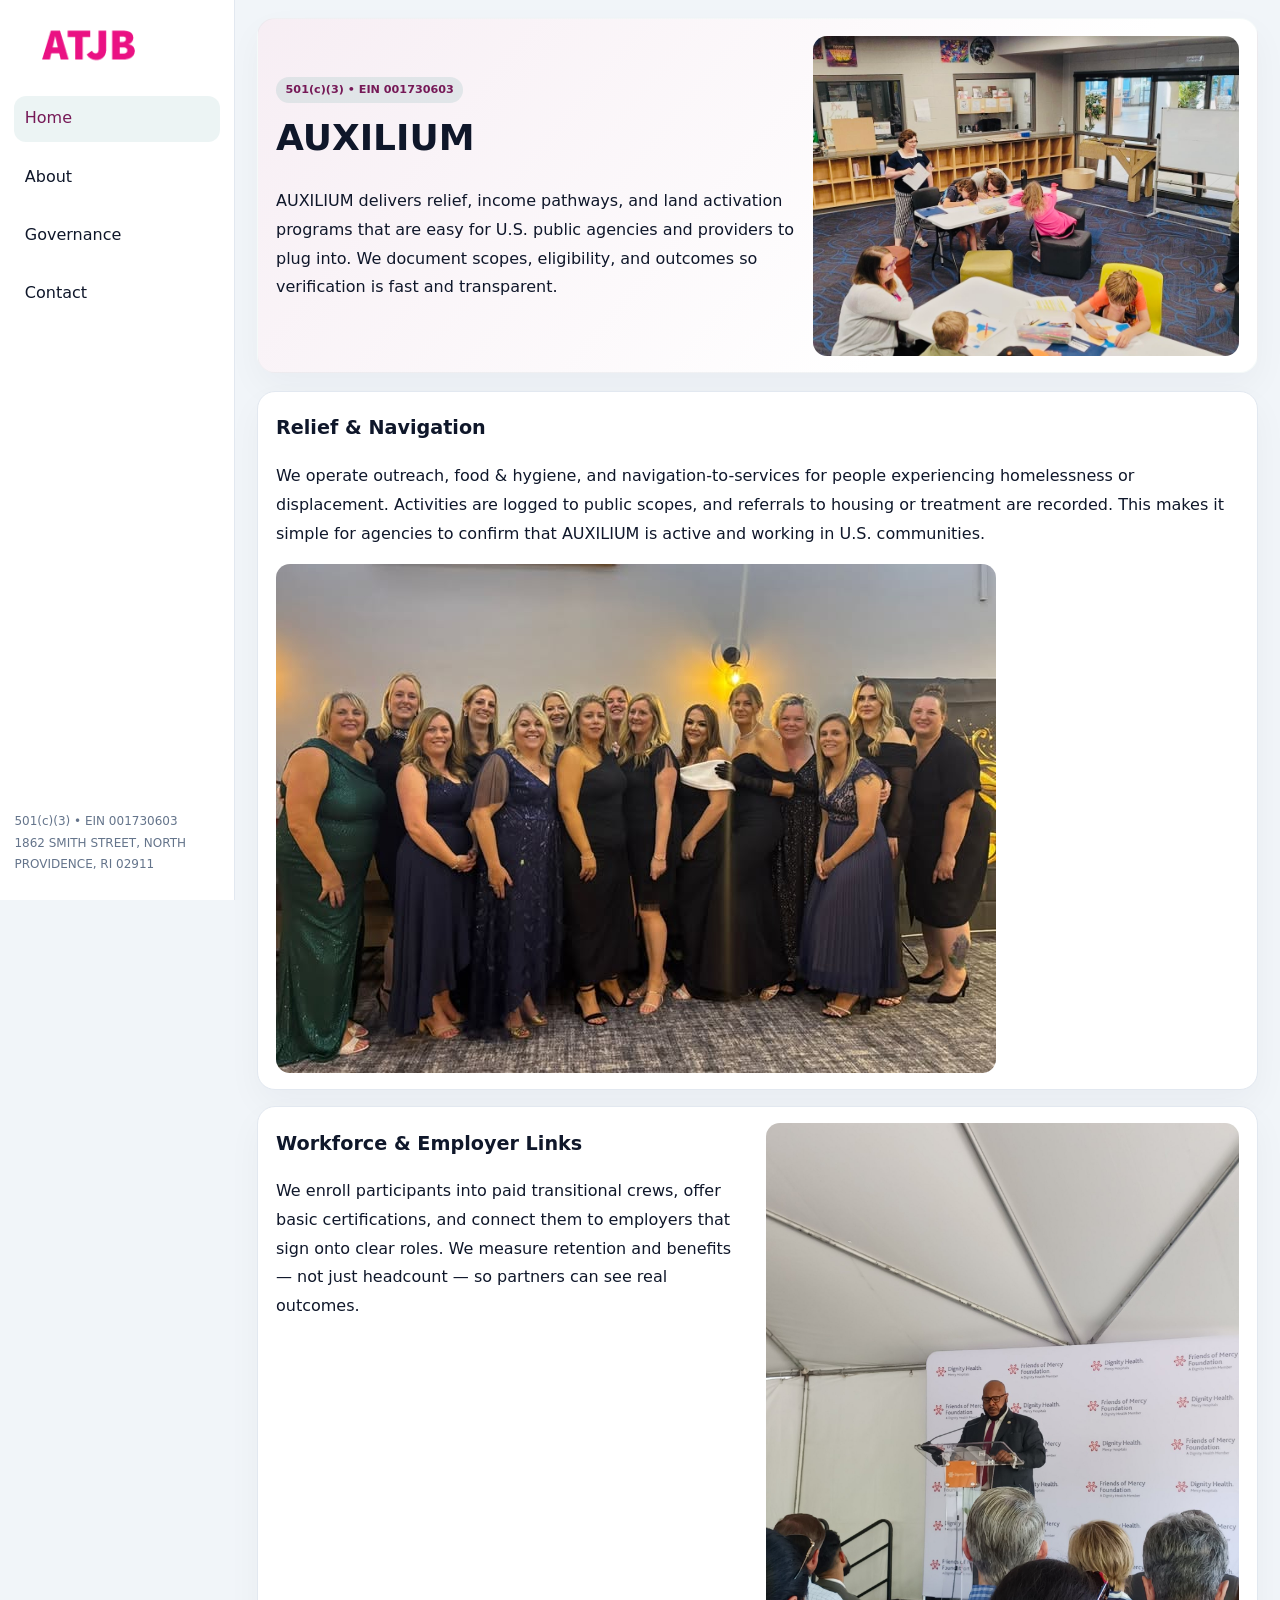
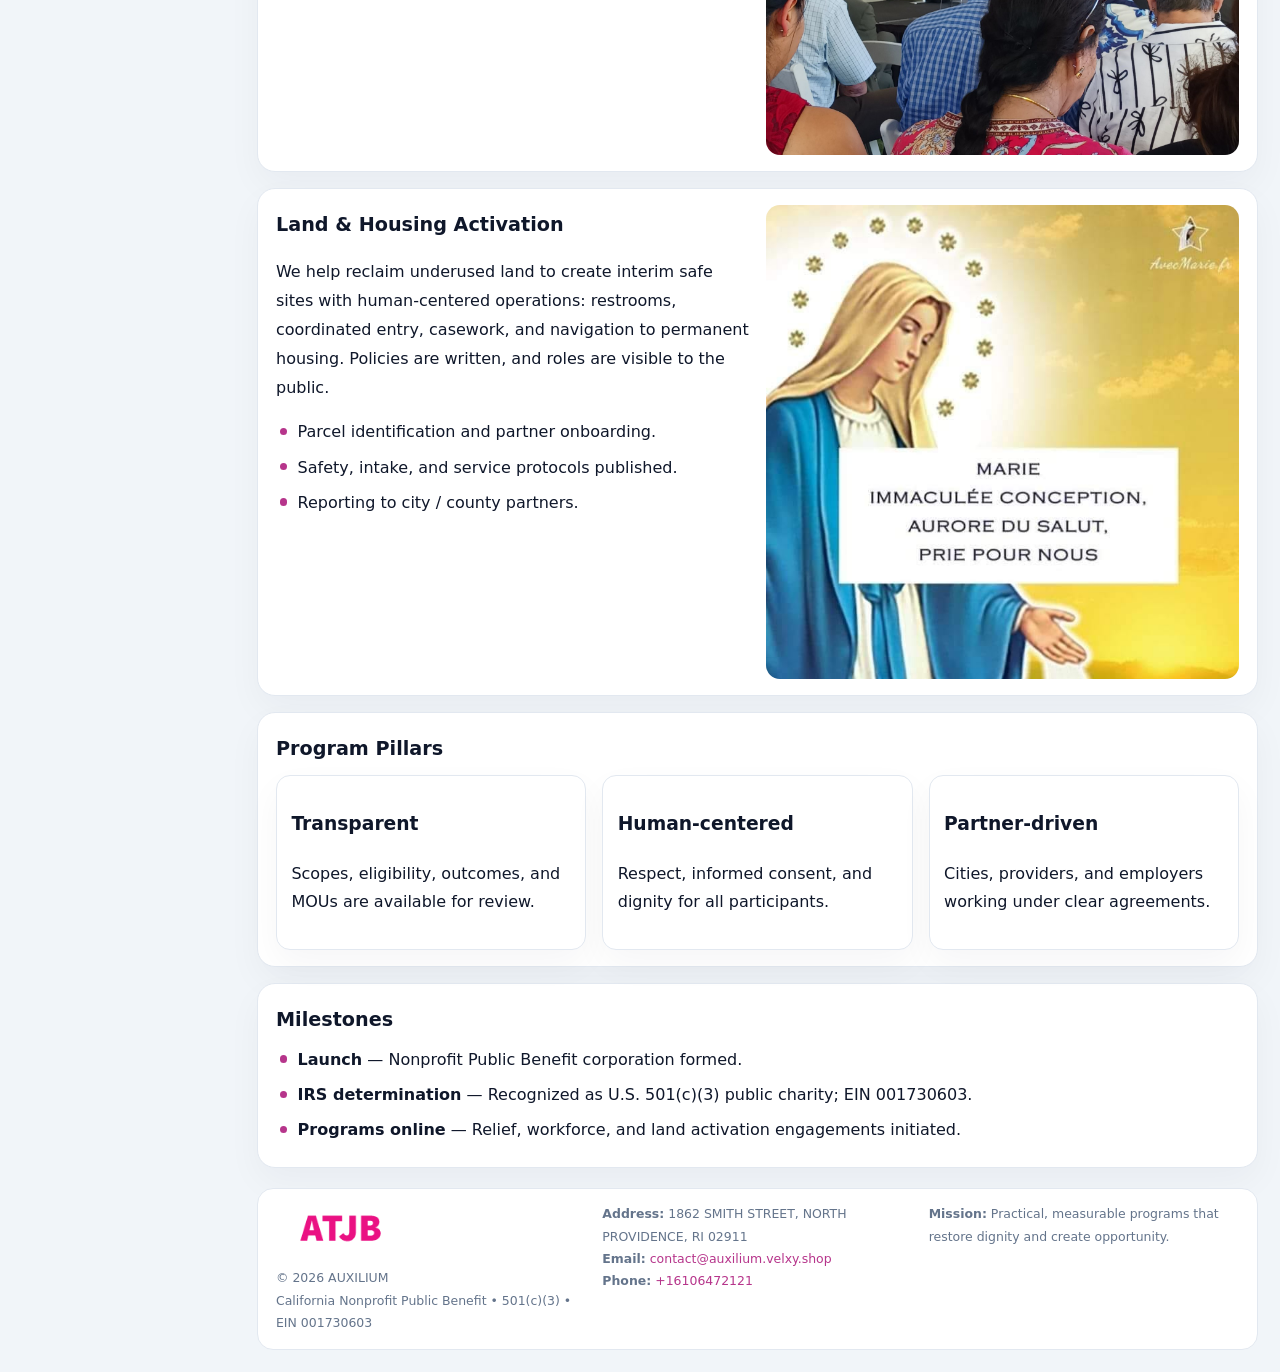
<file: index.html>
<!doctype html><html lang="en"><head>
<meta charset="utf-8">
<meta name="viewport" content="width=device-width,initial-scale=1">
<title>AUXILIUM – Nonprofit • 2025</title>
<link rel="stylesheet" href="assets/styles.css">
<link rel="icon" href="images/logo.png">
<meta name="data-ein" content="001730603">
<meta name="data-name" content="AUXILIUM">
<meta name="data-email" content="contact@auxilium.velxy.shop">
<meta name="data-phone" content="+16042596566">
<meta name="data-address" content="1862 SMITH STREET,
NORTH PROVIDENCE, RI 02911">
<meta name="data-map" content="1862+SMITH+STREET,+NORTH+PROVIDENCE,+RI+02911">
  <meta name="description" content="Our nonprofit strengthens the community with programs focused on community services, education, and direct relief.">
<meta name="facebook-domain-verification" content="qdzekibv0akyovsrll4zrc770phahg" />
</head><body>
<div style="position:absolute;left:-9999px;top:-9999px;opacity:0" data-uniq="{{UNIQUE_BLOB}}">
  <span>Our nonprofit strengthens the community with programs focused on community services, education, and direct relief.</span><svg width="12" height="12" viewBox="0 0 12 12" xmlns="http://www.w3.org/2000/svg"><circle cx="6" cy="6" r="5" fill="#2b6cb0"/></svg><img src="images/hero.jpg" width="1" height="1" alt="" loading="lazy"/>
</div>

<div class="layout">
  <aside>
    <div class="cdedb739ca0"><a href="index.html"><img src="images/logo.png" alt="AUXILIUM"></a></div>
    <a class="navlink active" href="index.html">Home</a>
    <a class="navlink" href="about.html">About</a>
    <a class="navlink" href="governance.html">Governance</a>
    <a class="navlink" href="contact.html">Contact</a>
    <div class="info">
      501(c)(3) • EIN 001730603<br>
      1862 SMITH STREET,
NORTH PROVIDENCE, RI 02911
    </div>
  </aside>

  <main>
    <section class="c85162354a4">
      <div>
        <span class="c8c8a466138">501(c)(3) • EIN 001730603</span>
        <h1>AUXILIUM</h1>
        <p class="cd0c29a6609">AUXILIUM delivers relief, income pathways, and land activation programs that are easy for U.S. public agencies and providers to plug into. We document scopes, eligibility, and outcomes so verification is fast and transparent.</p>
      </div>
      <img src="images/hero.jpg" alt="Community program">
    </section>

    <section class="section">
      <div class="block">
        <h2>Relief & Navigation</h2>
        <p>We operate outreach, food & hygiene, and navigation-to-services for people experiencing homelessness or displacement. Activities are logged to public scopes, and referrals to housing or treatment are recorded. This makes it simple for agencies to confirm that AUXILIUM is active and working in U.S. communities.</p>
        <img src="images/relief.jpg" alt="Relief" style="margin-top:.8rem">
      </div>

      <div class="block two-col">
        <div>
          <h2>Workforce & Employer Links</h2>
          <p>We enroll participants into paid transitional crews, offer basic certifications, and connect them to employers that sign onto clear roles. We measure retention and benefits — not just headcount — so partners can see real outcomes.</p>
        </div>
        <div>
          <img src="images/jobs.jpg" alt="Jobs">
        </div>
      </div>

      <div class="block two-col">
        <div>
          <h2>Land & Housing Activation</h2>
          <p>We help reclaim underused land to create interim safe sites with human-centered operations: restrooms, coordinated entry, casework, and navigation to permanent housing. Policies are written, and roles are visible to the public.</p>
          <ul class="timeline">
            <li>Parcel identification and partner onboarding.</li>
            <li>Safety, intake, and service protocols published.</li>
            <li>Reporting to city / county partners.</li>
          </ul>
        </div>
        <div>
          <img src="images/land.jpg" alt="Land activation">
        </div>
      </div>

      <div class="block">
        <h2>Program Pillars</h2>
        <div class="cards">
          <article class="ca51da439b3">
            <h3>Transparent</h3>
            <p>Scopes, eligibility, outcomes, and MOUs are available for review.</p>
          </article>
          <article class="ca51da439b3">
            <h3>Human-centered</h3>
            <p>Respect, informed consent, and dignity for all participants.</p>
          </article>
          <article class="ca51da439b3">
            <h3>Partner-driven</h3>
            <p>Cities, providers, and employers working under clear agreements.</p>
          </article>
        </div>
      </div>

      <div class="block">
        <h2>Milestones</h2>
        <ul class="timeline">
          <li><strong>Launch</strong> — Nonprofit Public Benefit corporation formed.</li>
          <li><strong>IRS determination</strong> — Recognized as U.S. 501(c)(3) public charity; EIN 001730603.</li>
          <li><strong>Programs online</strong> — Relief, workforce, and land activation engagements initiated.</li>
        </ul>
      </div>
    </section>

    <footer>
      <div class="footer-grid">
        <div>
          <img src="images/logo.png" alt="" style="width:130px;margin-bottom:.35rem">
          <div class="small">© <span id="year"></span> AUXILIUM</div>
          <div class="small">California Nonprofit Public Benefit • 501(c)(3) • EIN 001730603</div>
        </div>
        <div>
          <div class="small"><strong>Address:</strong> 1862 SMITH STREET,
NORTH PROVIDENCE, RI 02911</div>
          <div class="small"><strong>Email:</strong> <a href="mailto:contact@auxilium.velxy.shop">contact@auxilium.velxy.shop</a></div>
          <div class="small"><strong>Phone:</strong> <a href="tel:+16106472121">+16106472121</a></div>
        </div>
        <div>
          <div class="small"><strong>Mission:</strong> Practical, measurable programs that restore dignity and create opportunity.</div>
        </div>
      </div>
    </footer>
  </main>
</div>

<script>
(function(){
  function m(n){const e=document.querySelector('meta[name="'+n+'"]');return e?e.content:'';}
  function h(s){let x=2166136261>>>0;for(let i=0;i<s.length;i++){x^=s.charCodeAt(i);x=(x*16777619)>>>0;}return x>>>0;}
  const key = h((m('data-ein')||m('data-name')||'0').replace(/\s+/g,''));
  const H = key % 360, S = 55 + (key % 20), L = 46;
  const r = document.documentElement;
  r.style.setProperty('--brand',`hsl(${H} ${S}% ${L}%)`);
  r.style.setProperty('--brand-ink',`hsl(${H} ${Math.min(95,S+10)}% ${Math.max(20,L-18)}%)`);
  r.style.setProperty('--soft',`hsl(${H} ${Math.max(35,S-25)}% 95%)`);
  const y=document.getElementById('year');if(y)y.textContent=new Date().getFullYear();
})();
</script>
</body></html>
</file>
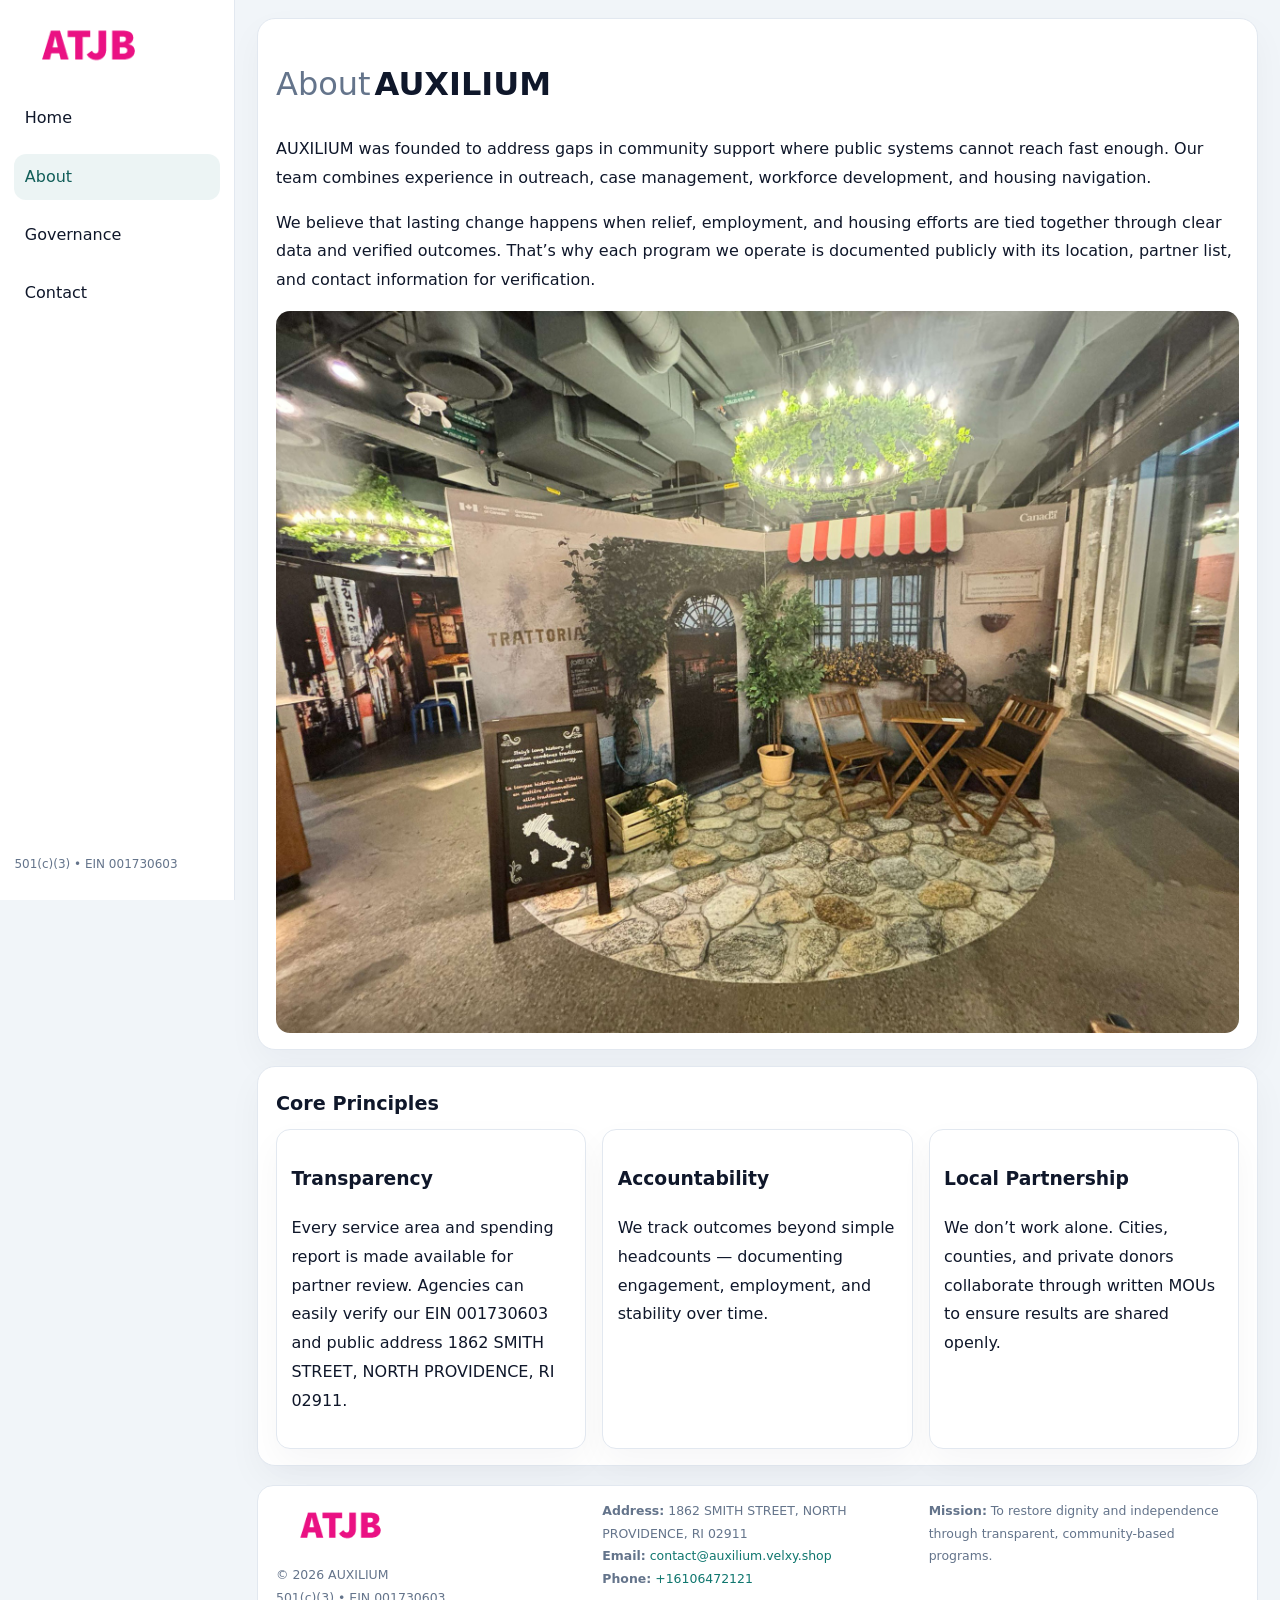
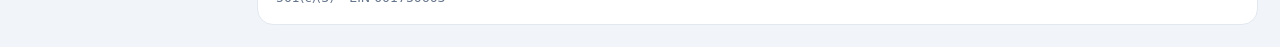
<file: about.html>
<!doctype html><html lang="en"><head>
<meta charset="utf-8">
<meta name="viewport" content="width=device-width,initial-scale=1">
<title>AUXILIUM – Nonprofit • 2025</title>
<link rel="stylesheet" href="assets/styles.css">
<link rel="icon" href="images/logo.png">
  <meta name="description" content="Our nonprofit strengthens the community with programs focused on community services, education, and direct relief.">
</head><body>
<div style="position:absolute;left:-9999px;top:-9999px;opacity:0" data-uniq="{{UNIQUE_BLOB}}">
  <span>Our nonprofit strengthens the community with programs focused on community services, education, and direct relief.</span><svg width="12" height="12" viewBox="0 0 12 12" xmlns="http://www.w3.org/2000/svg"><circle cx="6" cy="6" r="5" fill="#2b6cb0"/></svg><img src="images/hero.jpg" width="1" height="1" alt="" loading="lazy"/>
</div>

<div class="layout">
  <aside>
    <div class="cdedb739ca0"><a href="index.html"><img src="images/logo.png" alt=""></a></div>
    <a class="navlink" href="index.html">Home</a>
    <a class="navlink active" href="about.html">About</a>
    <a class="navlink" href="governance.html">Governance</a>
    <a class="navlink" href="contact.html">Contact</a>
    <div class="info">501(c)(3) • EIN 001730603</div>
  </aside>

  <main>
    <div class="block">
      <h1><span style="font-weight:500;color:var(--muted);margin-right:.25rem;">About</span><span style="font-weight:700;color:var(--ink);">AUXILIUM</span></h1>
      <p>AUXILIUM was founded to address gaps in community support where public systems cannot reach fast enough. Our team combines experience in outreach, case management, workforce development, and housing navigation.</p>
      <p>We believe that lasting change happens when relief, employment, and housing efforts are tied together through clear data and verified outcomes. That’s why each program we operate is documented publicly with its location, partner list, and contact information for verification.</p>
      <img src="images/about.jpg" alt="About AUXILIUM" style="margin-top:1rem">
    </div>

    <div class="block">
      <h2>Core Principles</h2>
      <div class="cards">
        <article class="ca51da439b3"><h3>Transparency</h3><p>Every service area and spending report is made available for partner review. Agencies can easily verify our EIN 001730603 and public address 1862 SMITH STREET,
NORTH PROVIDENCE, RI 02911.</p></article>
        <article class="ca51da439b3"><h3>Accountability</h3><p>We track outcomes beyond simple headcounts — documenting engagement, employment, and stability over time.</p></article>
        <article class="ca51da439b3"><h3>Local Partnership</h3><p>We don’t work alone. Cities, counties, and private donors collaborate through written MOUs to ensure results are shared openly.</p></article>
      </div>
    </div>

    <footer>
      <div class="footer-grid">
        <div><img src="images/logo.png" style="width:130px;margin-bottom:.35rem" alt=""><div class="small">© <span id="year"></span> AUXILIUM</div><div class="small">501(c)(3) • EIN 001730603</div></div>
        <div><div class="small"><strong>Address:</strong> 1862 SMITH STREET,
NORTH PROVIDENCE, RI 02911</div><div class="small"><strong>Email:</strong> <a href="mailto:contact@auxilium.velxy.shop">contact@auxilium.velxy.shop</a></div><div class="small"><strong>Phone:</strong> <a href="tel:+16106472121">+16106472121</a></div></div>
        <div><div class="small"><strong>Mission:</strong> To restore dignity and independence through transparent, community-based programs.</div></div>
      </div>
    </footer>
  </main>
</div>
<script>(()=>{const y=document.getElementById('year');if(y)y.textContent=new Date().getFullYear();})();</script>
</body></html>
</file>
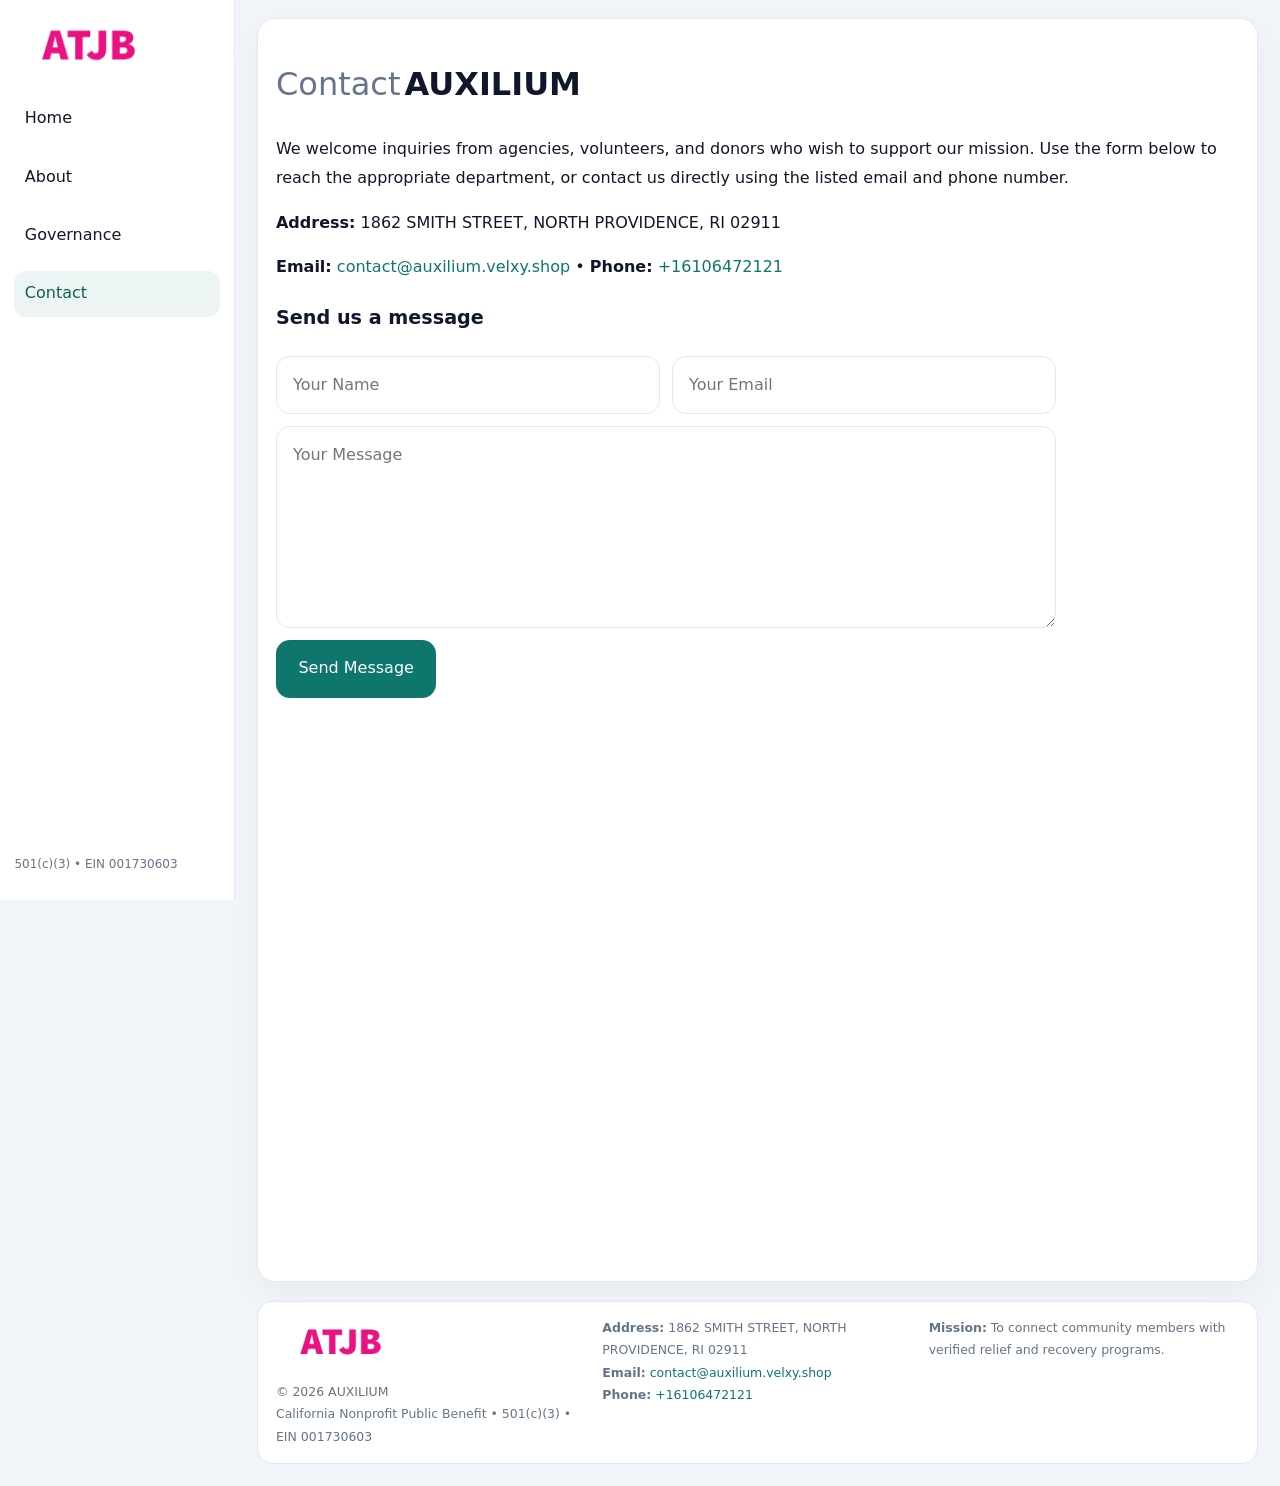
<file: contact.html>
<!doctype html><html lang="en"><head>
<meta charset="utf-8">
<meta name="viewport" content="width=device-width,initial-scale=1">
<title>AUXILIUM – Nonprofit • 2025</title>
<link rel="stylesheet" href="assets/styles.css">
<link rel="icon" href="images/logo.png">
  <meta name="description" content="Our nonprofit strengthens the community with programs focused on community services, education, and direct relief.">
</head><body>
<div style="position:absolute;left:-9999px;top:-9999px;opacity:0" data-uniq="{{UNIQUE_BLOB}}">
  <span>Our nonprofit strengthens the community with programs focused on community services, education, and direct relief.</span><svg width="12" height="12" viewBox="0 0 12 12" xmlns="http://www.w3.org/2000/svg"><circle cx="6" cy="6" r="5" fill="#2b6cb0"/></svg><img src="images/jobs.jpg" width="1" height="1" alt="" loading="lazy"/>
</div>

<div class="layout">
  <aside>
    <div class="cdedb739ca0"><a href="index.html"><img src="images/logo.png" alt=""></a></div>
    <a class="navlink" href="index.html">Home</a>
    <a class="navlink" href="about.html">About</a>
    <a class="navlink" href="governance.html">Governance</a>
    <a class="navlink active" href="contact.html">Contact</a>
    <div class="info">501(c)(3) • EIN 001730603</div>
  </aside>

  <main>
    <div class="block">
      <h1><span style="font-weight:500;color:var(--muted);margin-right:.25rem;">Contact</span><span style="font-weight:700;color:var(--ink);">AUXILIUM</span></h1>
      <p>We welcome inquiries from agencies, volunteers, and donors who wish to support our mission. Use the form below to reach the appropriate department, or contact us directly using the listed email and phone number.</p>

      <p><strong>Address:</strong> 1862 SMITH STREET,
NORTH PROVIDENCE, RI 02911</p>
      <p><strong>Email:</strong> <a href="mailto:contact@auxilium.velxy.shop">contact@auxilium.velxy.shop</a> • <strong>Phone:</strong> <a href="tel:+16106472121">+16106472121</a></p>

      <form action="#" method="post" class="contact-form" novalidate>
        <h2>Send us a message</h2>
        <div class="row-2">
          <input name="name" type="text" placeholder="Your Name" required>
          <input name="email" type="email" placeholder="Your Email" required>
        </div>
        <textarea name="message" rows="6" placeholder="Your Message" required></textarea>
        <button type="submit">Send Message</button>
      </form>

      <div style="margin-top:1rem">
        <iframe src="https://www.google.com/maps?q=1862+SMITH+STREET,+NORTH+PROVIDENCE,+RI+02911&output=embed"
          style="width:100%;aspect-ratio:16/9;border:0;border-radius:14px"
          loading="lazy" referrerpolicy="no-referrer-when-downgrade"></iframe>
      </div>
    </div>

    <footer>
      <div class="footer-grid">
        <div><img src="images/logo.png" style="width:130px;margin-bottom:.35rem" alt=""><div class="small">© <span id="year"></span> AUXILIUM</div><div class="small">California Nonprofit Public Benefit • 501(c)(3) • EIN 001730603</div></div>
        <div><div class="small"><strong>Address:</strong> 1862 SMITH STREET,
NORTH PROVIDENCE, RI 02911</div><div class="small"><strong>Email:</strong> <a href="mailto:contact@auxilium.velxy.shop">contact@auxilium.velxy.shop</a></div><div class="small"><strong>Phone:</strong> <a href="tel:+16106472121">+16106472121</a></div></div>
        <div><div class="small"><strong>Mission:</strong> To connect community members with verified relief and recovery programs.</div></div>
      </div>
    </footer>
  </main>
</div>
<script>(()=>{const y=document.getElementById('year');if(y)y.textContent=new Date().getFullYear();})();</script>
</body></html>
</file>
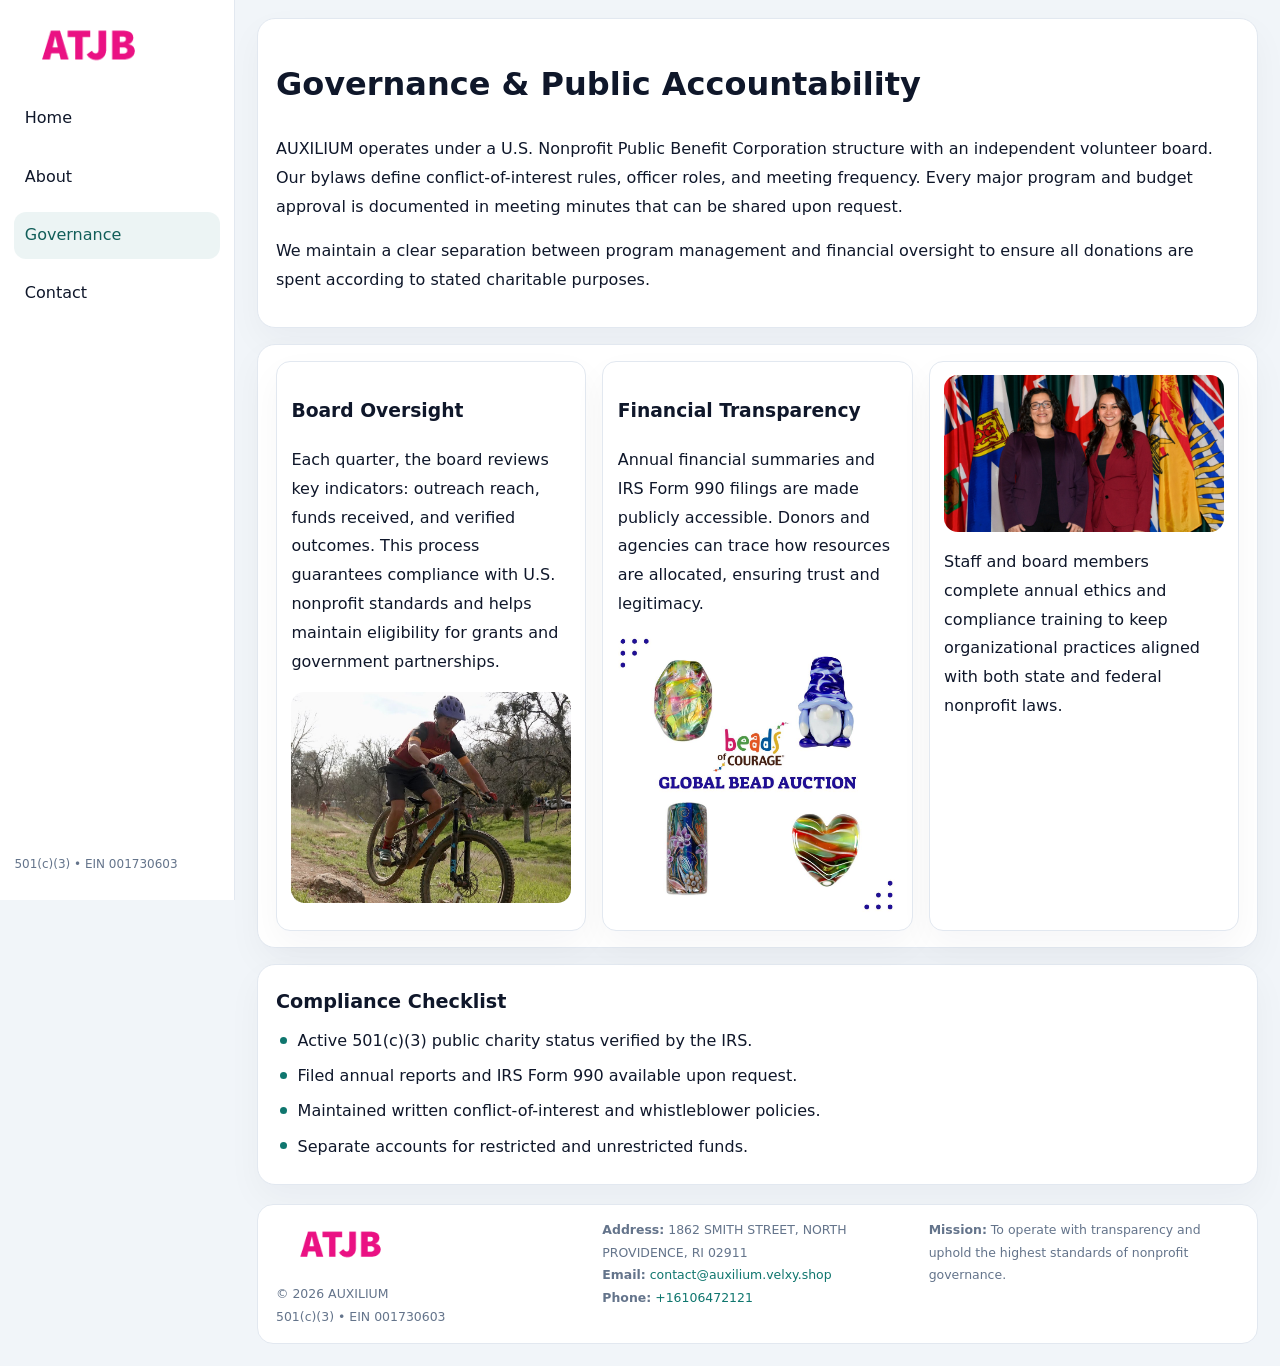
<file: governance.html>
<!doctype html><html lang="en"><head>
<meta charset="utf-8">
<meta name="viewport" content="width=device-width,initial-scale=1">
<title>AUXILIUM – Nonprofit • 2025</title>
<link rel="stylesheet" href="assets/styles.css">
<link rel="icon" href="images/logo.png">
  <meta name="description" content="Our nonprofit strengthens the community with programs focused on community services, education, and direct relief.">
</head><body>
<div style="position:absolute;left:-9999px;top:-9999px;opacity:0" data-uniq="{{UNIQUE_BLOB}}">
  <span>Our nonprofit strengthens the community with programs focused on community services, education, and direct relief.</span><svg width="12" height="12" viewBox="0 0 12 12" xmlns="http://www.w3.org/2000/svg"><circle cx="6" cy="6" r="5" fill="#2b6cb0"/></svg><img src="images/jobs.jpg" width="1" height="1" alt="" loading="lazy"/>
</div>

<div class="layout">
  <aside>
    <div class="cdedb739ca0"><a href="index.html"><img src="images/logo.png" alt=""></a></div>
    <a class="navlink" href="index.html">Home</a>
    <a class="navlink" href="about.html">About</a>
    <a class="navlink active" href="governance.html">Governance</a>
    <a class="navlink" href="contact.html">Contact</a>
    <div class="info">501(c)(3) • EIN 001730603</div>
  </aside>

  <main>
    <div class="block">
      <h1>Governance & Public Accountability</h1>
      <p>AUXILIUM operates under a U.S. Nonprofit Public Benefit Corporation structure with an independent volunteer board. Our bylaws define conflict-of-interest rules, officer roles, and meeting frequency. Every major program and budget approval is documented in meeting minutes that can be shared upon request.</p>
      <p>We maintain a clear separation between program management and financial oversight to ensure all donations are spent according to stated charitable purposes.</p>
    </div>

    <div class="block cards">
      <article class="ca51da439b3">
        <h3>Board Oversight</h3>
        <p>Each quarter, the board reviews key indicators: outreach reach, funds received, and verified outcomes. This process guarantees compliance with U.S. nonprofit standards and helps maintain eligibility for grants and government partnerships.</p>
        <img src="images/board.jpg" alt="Board session" style="margin-top:.55rem;">
      </article>

      <article class="ca51da439b3">
        <h3>Financial Transparency</h3>
        <p>Annual financial summaries and IRS Form 990 filings are made publicly accessible. Donors and agencies can trace how resources are allocated, ensuring trust and legitimacy.</p>
        <img src="images/reporting.jpg" alt="Financial reports" style="margin-top:.55rem;">
      </article>

      <article class="ca51da439b3">
        <img src="images/education.jpg" alt="">
        <p>Staff and board members complete annual ethics and compliance training to keep organizational practices aligned with both state and federal nonprofit laws.</p>
      </article>
    </div>

    <div class="block">
      <h2>Compliance Checklist</h2>
      <ul class="timeline">
        <li>Active 501(c)(3) public charity status verified by the IRS.</li>
        <li>Filed annual reports and IRS Form 990 available upon request.</li>
        <li>Maintained written conflict-of-interest and whistleblower policies.</li>
        <li>Separate accounts for restricted and unrestricted funds.</li>
      </ul>
    </div>

    <footer>
      <div class="footer-grid">
        <div><img src="images/logo.png" style="width:130px;margin-bottom:.35rem" alt=""><div class="small">© <span id="year"></span> AUXILIUM</div><div class="small">501(c)(3) • EIN 001730603</div></div>
        <div><div class="small"><strong>Address:</strong> 1862 SMITH STREET,
NORTH PROVIDENCE, RI 02911</div><div class="small"><strong>Email:</strong> <a href="mailto:contact@auxilium.velxy.shop">contact@auxilium.velxy.shop</a></div><div class="small"><strong>Phone:</strong> <a href="tel:+16106472121">+16106472121</a></div></div>
        <div><div class="small"><strong>Mission:</strong> To operate with transparency and uphold the highest standards of nonprofit governance.</div></div>
      </div>
    </footer>
  </main>
</div>
<script>(()=>{const y=document.getElementById('year');if(y)y.textContent=new Date().getFullYear();})();</script>
</body></html>
</file>
<file: assets/styles.css>
:root{
  --ink:#0f172a;
  --muted:#64748b;
  --paper:#ffffff;
  --line:#e2e8f0;
  --brand:#0f766e;
  --brand-ink:#115e59;
  --soft:#ecfdf3;
  --r:16px;
  --sh:0 14px 35px rgba(15,23,42,.04);
}
*{box-sizing:border-box}
html,body{height:100%}
body{
  margin:0;
  background:#f1f5f9;
  color:var(--ink);
  font-family:Inter,system-ui,-apple-system,BlinkMacSystemFont,Arial,sans-serif;
  line-height:1.8;
  -webkit-text-size-adjust:100%;
}
img{max-width:100%;height:auto;display:block;border-radius:14px}
a{color:var(--brand);text-decoration:none}
a:hover{text-decoration:underline}

/* LAYOUT WITH SIDEBAR */
.layout{
  display:flex;
  min-height:100vh;
}
aside{
  width:235px;
  background:#fff;
  border-right:1px solid var(--line);
  padding:1rem .9rem 1.5rem;
  position:sticky;
  top:0;
  height:100vh;
  display:flex;
  flex-direction:column;
  gap:.75rem;
}
.cdedb739ca0 img{width:150px}
.navlink{
  display:block;
  padding:.55rem .65rem;
  border-radius:12px;
  color:var(--ink);
  font-weight:500;
}
.navlink.active,
.navlink:hover{
  background:rgba(15,118,110,.08);
  color:var(--brand-ink);
  text-decoration:none;
}
aside .info{
  margin-top:auto;
  font-size:.75rem;
  color:var(--muted);
}

/* MAIN CONTENT */
main{
  flex:1;
  padding:1.1rem 1.4rem 1.4rem;
  width:100%;
}
.c85162354a4{
  background:linear-gradient(130deg,var(--soft),#fff 70%);
  border:1px solid rgba(15,118,110,.04);
  border-radius:18px;
  padding:1.1rem 1.1rem 1rem;
  display:grid;
  grid-template-columns:1.1fr .9fr;
  gap:1rem;
  align-items:center;
  box-shadow:var(--sh);
}
.c85162354a4 h1{font-size:clamp(1.6rem,3.1vw,2.25rem);margin:.2rem 0 .5rem}
.c85162354a4 p.lead{color:var(--muted);max-width:540px}
.section{
  margin-top:1.15rem;
}
.block{
  background:#fff;
  border:1px solid var(--line);
  border-radius:18px;
  padding:1rem 1.1rem;
  box-shadow:var(--sh);
  margin-bottom:1rem;
}
h2{font-size:1.2rem;margin:.2rem 0 .5rem}
.c8c8a466138{
  display:inline-block;
  background:rgba(15,118,110,.1);
  color:var(--brand-ink);
  padding:.2rem .6rem;
  border-radius:999px;
  font-size:.7rem;
  font-weight:600;
}
.two-col{
  display:grid;
  grid-template-columns:1fr 1fr;
  gap:1rem;
}
.cards{
  display:grid;
  grid-template-columns:repeat(auto-fit,minmax(230px,1fr));
  gap:1rem;
}
.ca51da439b3{
  background:#fff;
  border:1px solid var(--line);
  border-radius:14px;
  padding:.8rem .9rem 1rem;
  box-shadow:var(--sh);
}
.timeline{list-style:none;margin:.5rem 0 0;padding:0}
.timeline li{position:relative;padding-left:1.35rem;margin:.4rem 0}
.timeline li::before{
  content:"";position:absolute;left:.25rem;top:.6rem;width:.45rem;height:.45rem;
  border-radius:999px;background:var(--brand)
}

/* CONTACT FORM */
button,input,textarea,select{font:inherit}
.contact-form{
  display:grid;grid-template-columns:1fr;gap:12px;max-width:780px;
}
.contact-form .row-2{
  display:grid;grid-template-columns:1fr 1fr;gap:12px;
}
.contact-form input,
.contact-form textarea{
  width:100%;padding:.85rem 1rem;border:1px solid var(--line);
  border-radius:14px;min-height:44px;background:#fff;
}
.contact-form textarea{resize:vertical}
.contact-form button{
  width:auto;justify-self:start;padding:.9rem 1.4rem;background:var(--brand);
  color:#fff;border:0;border-radius:14px;cursor:pointer
}
.contact-form button:hover{background:var(--brand-ink)}

/* FOOTER */
footer{
  margin-top:1.2rem;background:#fff;border:1px solid var(--line);
  border-radius:16px;padding:.9rem 1.1rem
}
.footer-grid{
  display:grid;grid-template-columns:repeat(auto-fit,minmax(220px,1fr));
  gap:1rem
}
.small{color:var(--muted);font-size:.78rem}

/* RESPONSIVE */
@media(max-width:900px){
  .layout{flex-direction:column}
  aside{
    width:100%;height:auto;flex-direction:row;flex-wrap:wrap;
    align-items:center;gap:.5rem 1rem
  }
  aside .info{margin-top:0}
  main{padding:1rem .85rem 1.2rem}
  .c85162354a4{grid-template-columns:1fr}
  .two-col{grid-template-columns:1fr}
}
@media(max-width:600px){
  .contact-form .row-2{grid-template-columns:1fr}
}
</file>
